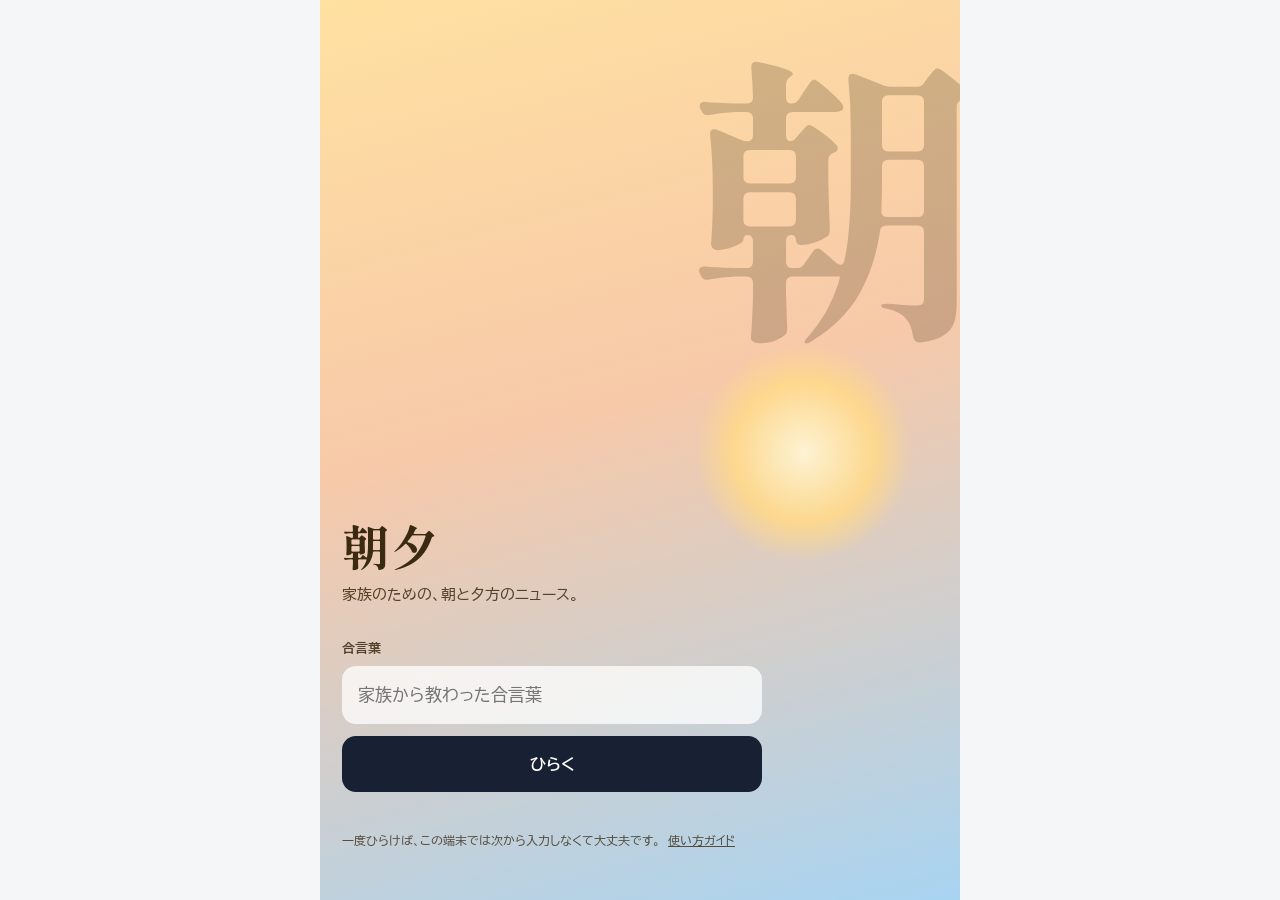
<file: index.html>
<!DOCTYPE html>
<html lang="ja">
<head>
<meta charset="utf-8">
<meta name="viewport" content="width=device-width, initial-scale=1, viewport-fit=cover">
<meta name="theme-color" content="#182033">
<meta name="apple-mobile-web-app-capable" content="yes">
<meta name="mobile-web-app-capable" content="yes">
<meta name="apple-mobile-web-app-status-bar-style" content="black-translucent">
<meta name="apple-mobile-web-app-title" content="朝夕">
<title>朝夕</title>
<meta name="robots" content="noindex, nofollow, noarchive">
<meta name="referrer" content="no-referrer">
<meta name="description" content="朝と夕方に届く、家族のためのニュース">
<meta property="og:title" content="朝夕">
<meta property="og:description" content="朝と夕方に届く、家族のためのニュース。合言葉でひらきます。">
<meta property="og:image" content="https://wtmt18.github.io/asayu-news/icons/icon-512.png">
<link rel="manifest" href="manifest.webmanifest">
<link rel="icon" href="icons/icon-192.png">
<link rel="apple-touch-icon" href="icons/apple-touch-icon.png">
<link rel="preconnect" href="https://fonts.googleapis.com">
<link rel="preconnect" href="https://fonts.gstatic.com" crossorigin>
<link href="https://fonts.googleapis.com/css2?family=Shippori+Mincho+B1:wght@600;800&family=BIZ+UDPGothic:wght@400;700&display=swap" rel="stylesheet">
<link rel="stylesheet" href="style.css">
</head>
<body>
<div id="app">
  <main id="view" tabindex="-1"><div class="loading" aria-live="polite">ひらいています</div></main>
</div>
<nav class="tabs" aria-label="メニュー">
  <a href="#" data-tab="home"><svg viewBox="0 0 24 24" aria-hidden="true"><path d="M4 11.5 12 5l8 6.5V20a1 1 0 0 1-1 1h-4.5v-5.5h-5V21H5a1 1 0 0 1-1-1z"/></svg><span>ホーム</span></a>
  <a href="#market" data-tab="market"><svg viewBox="0 0 24 24" aria-hidden="true"><path d="M4 19h16"/><path d="m5 15 4.5-4.5 3.5 3 6-6.5"/><path d="M15 7h4v4"/></svg><span>マーケット</span></a>
  <a href="#weather" data-tab="weather"><svg viewBox="0 0 24 24" aria-hidden="true"><circle cx="9" cy="8" r="3.2"/><path d="M9 2.5v1.2M3.5 8H4.7M5.1 4.1l.9.9M12.9 4.1l-.9.9"/><path d="M7.5 19.5h9.2a3.6 3.6 0 0 0 .3-7.2 4.8 4.8 0 0 0-9.1 1.3 3 3 0 0 0-.4 5.9z"/></svg><span>天気</span></a>
  <a href="#search" data-tab="search"><svg viewBox="0 0 24 24" aria-hidden="true"><circle cx="10.5" cy="10.5" r="6"/><path d="m15 15 5 5"/></svg><span>さがす</span></a>
  <a href="#notify" data-tab="notify"><svg viewBox="0 0 24 24" aria-hidden="true"><path d="M6 16V11a6 6 0 0 1 12 0v5l1.5 2h-15z"/><path d="M10 20.5a2 2 0 0 0 4 0"/></svg><span>設定</span></a>
</nav>
<script src="config.js"></script>
<script src="app.js"></script>
</body>
</html>
</file>
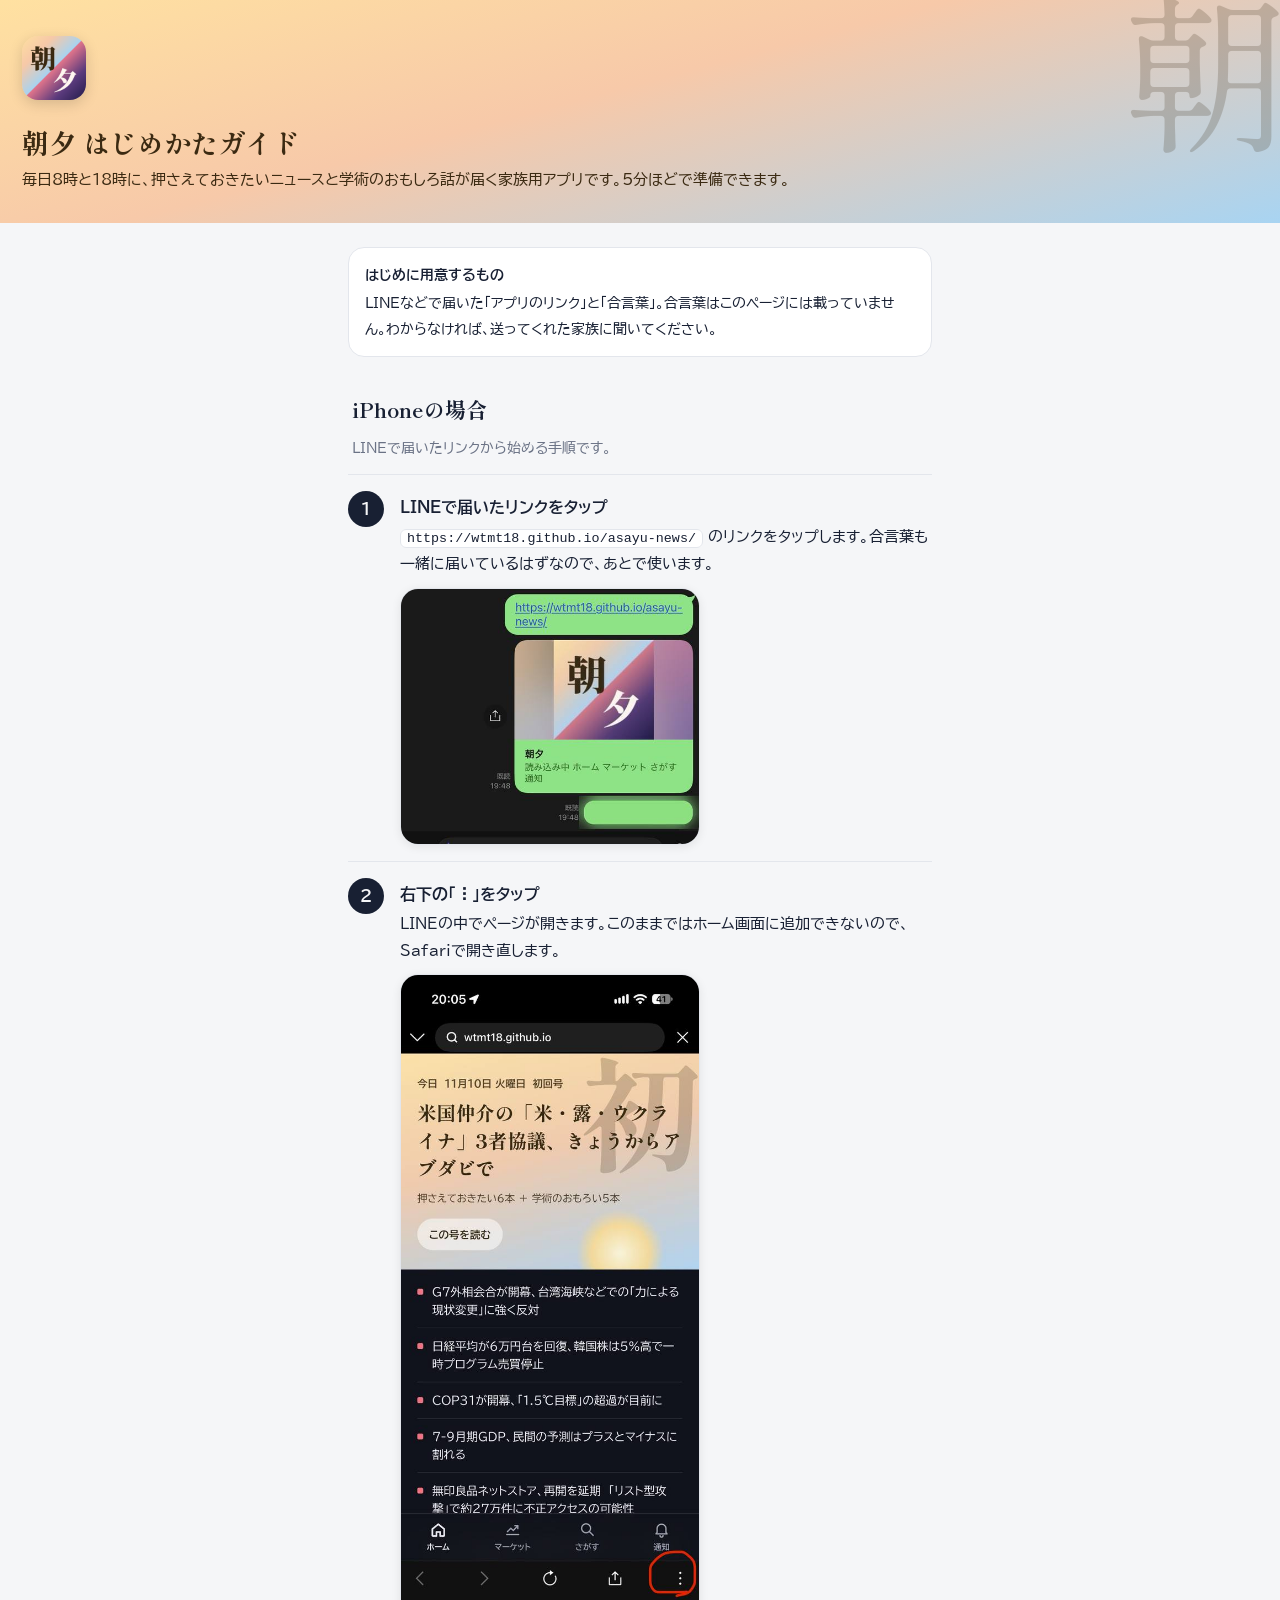
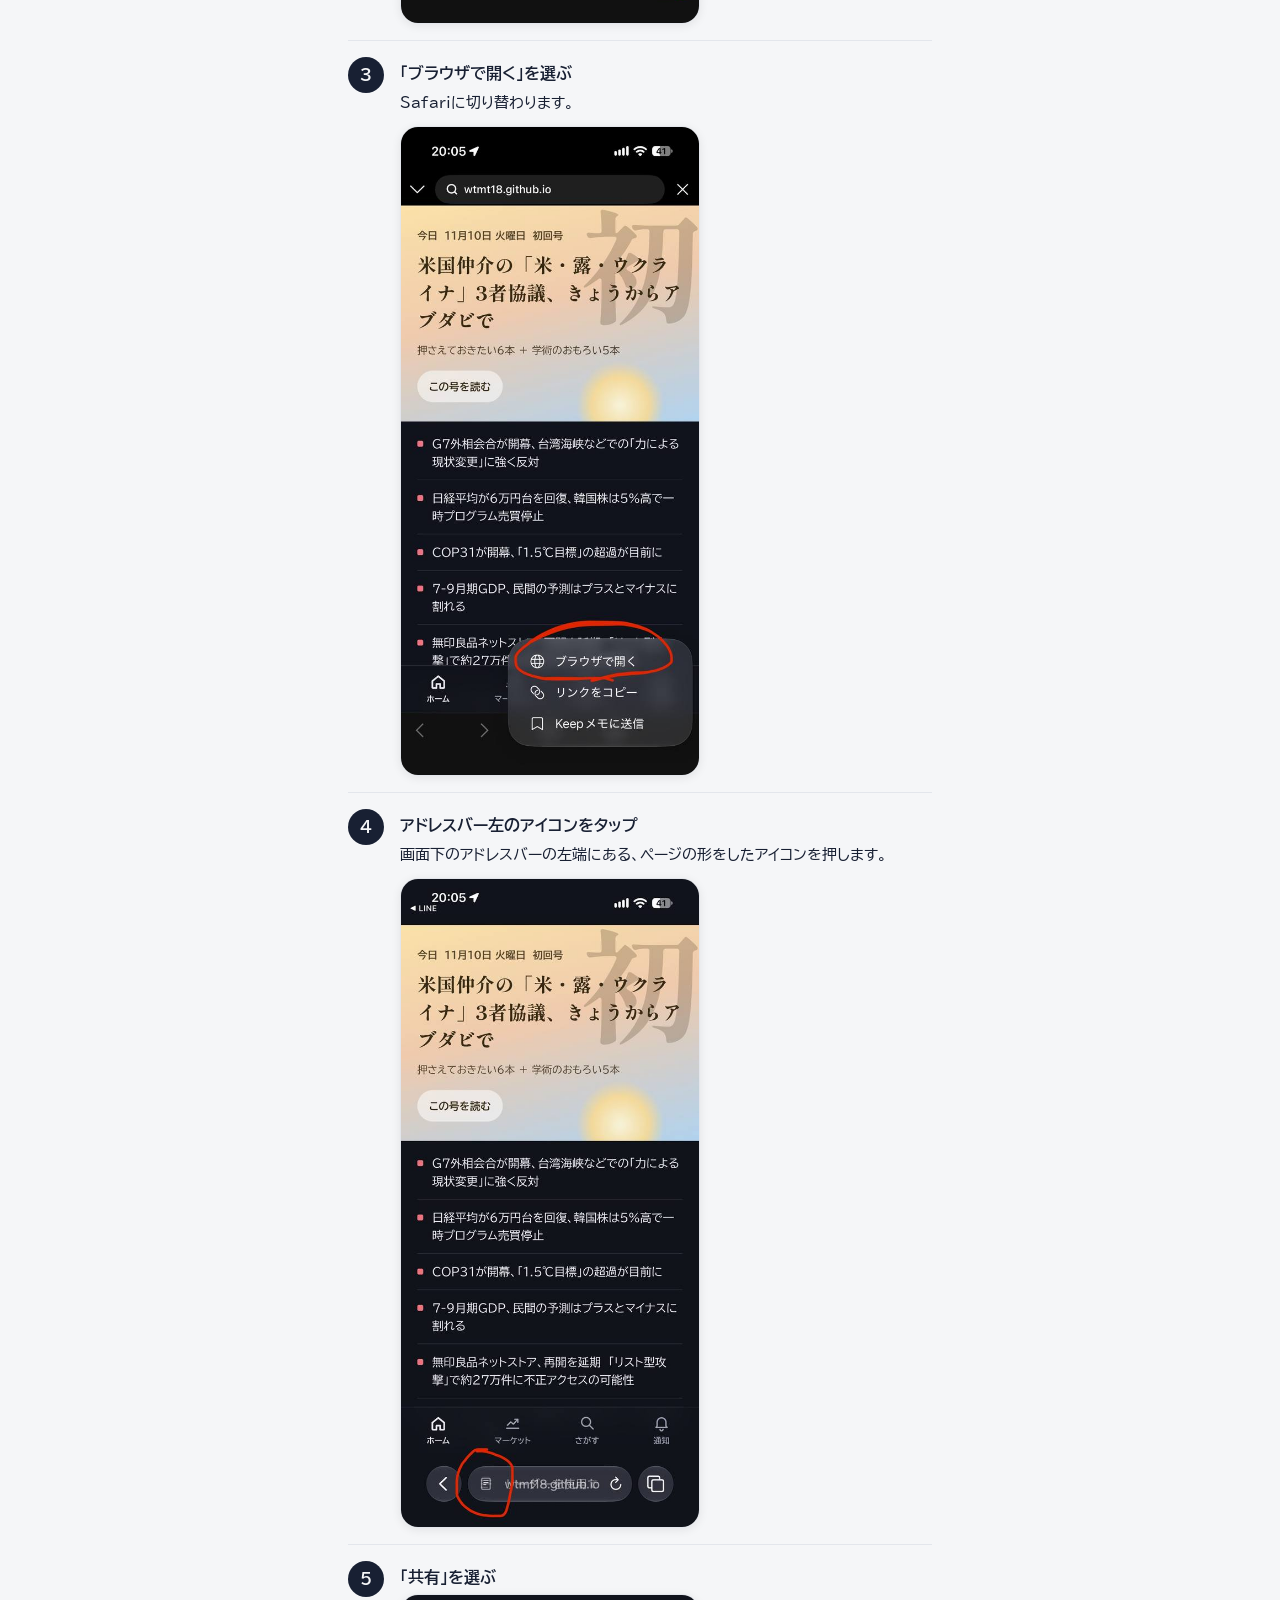
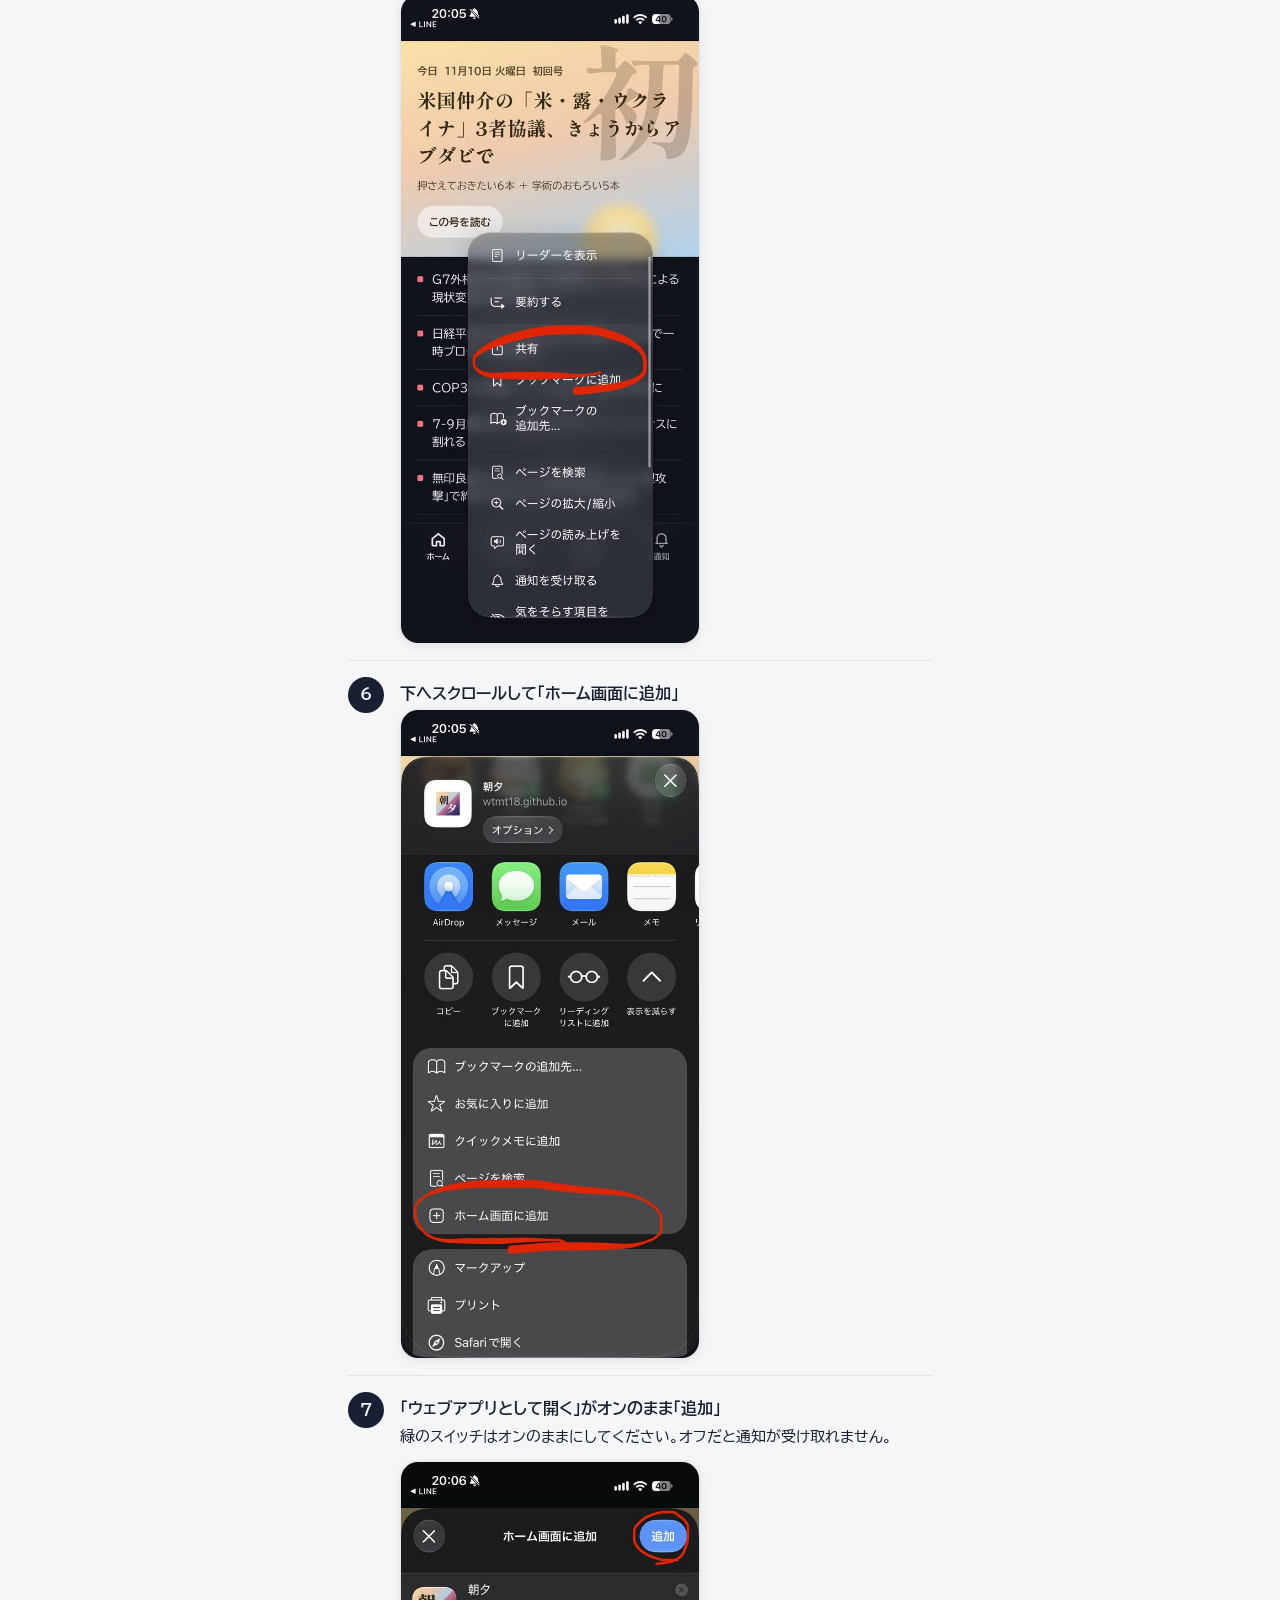
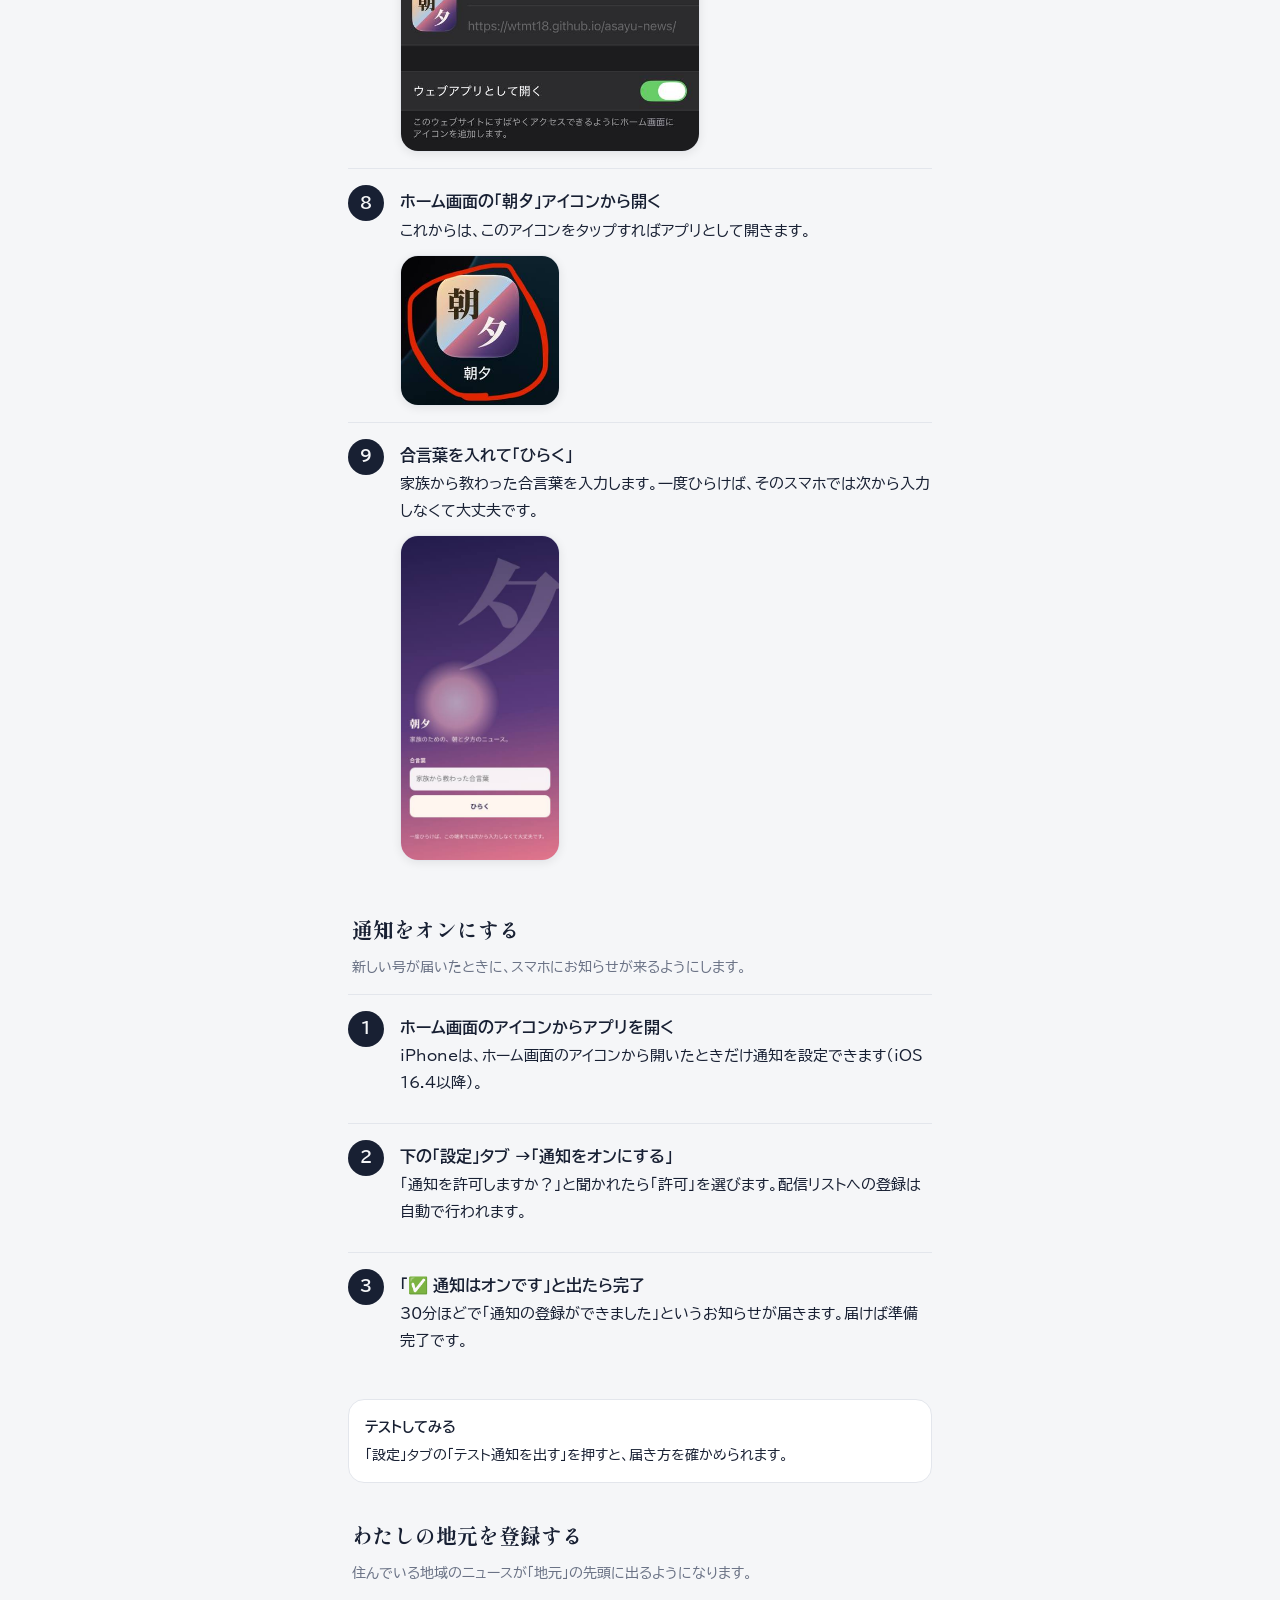
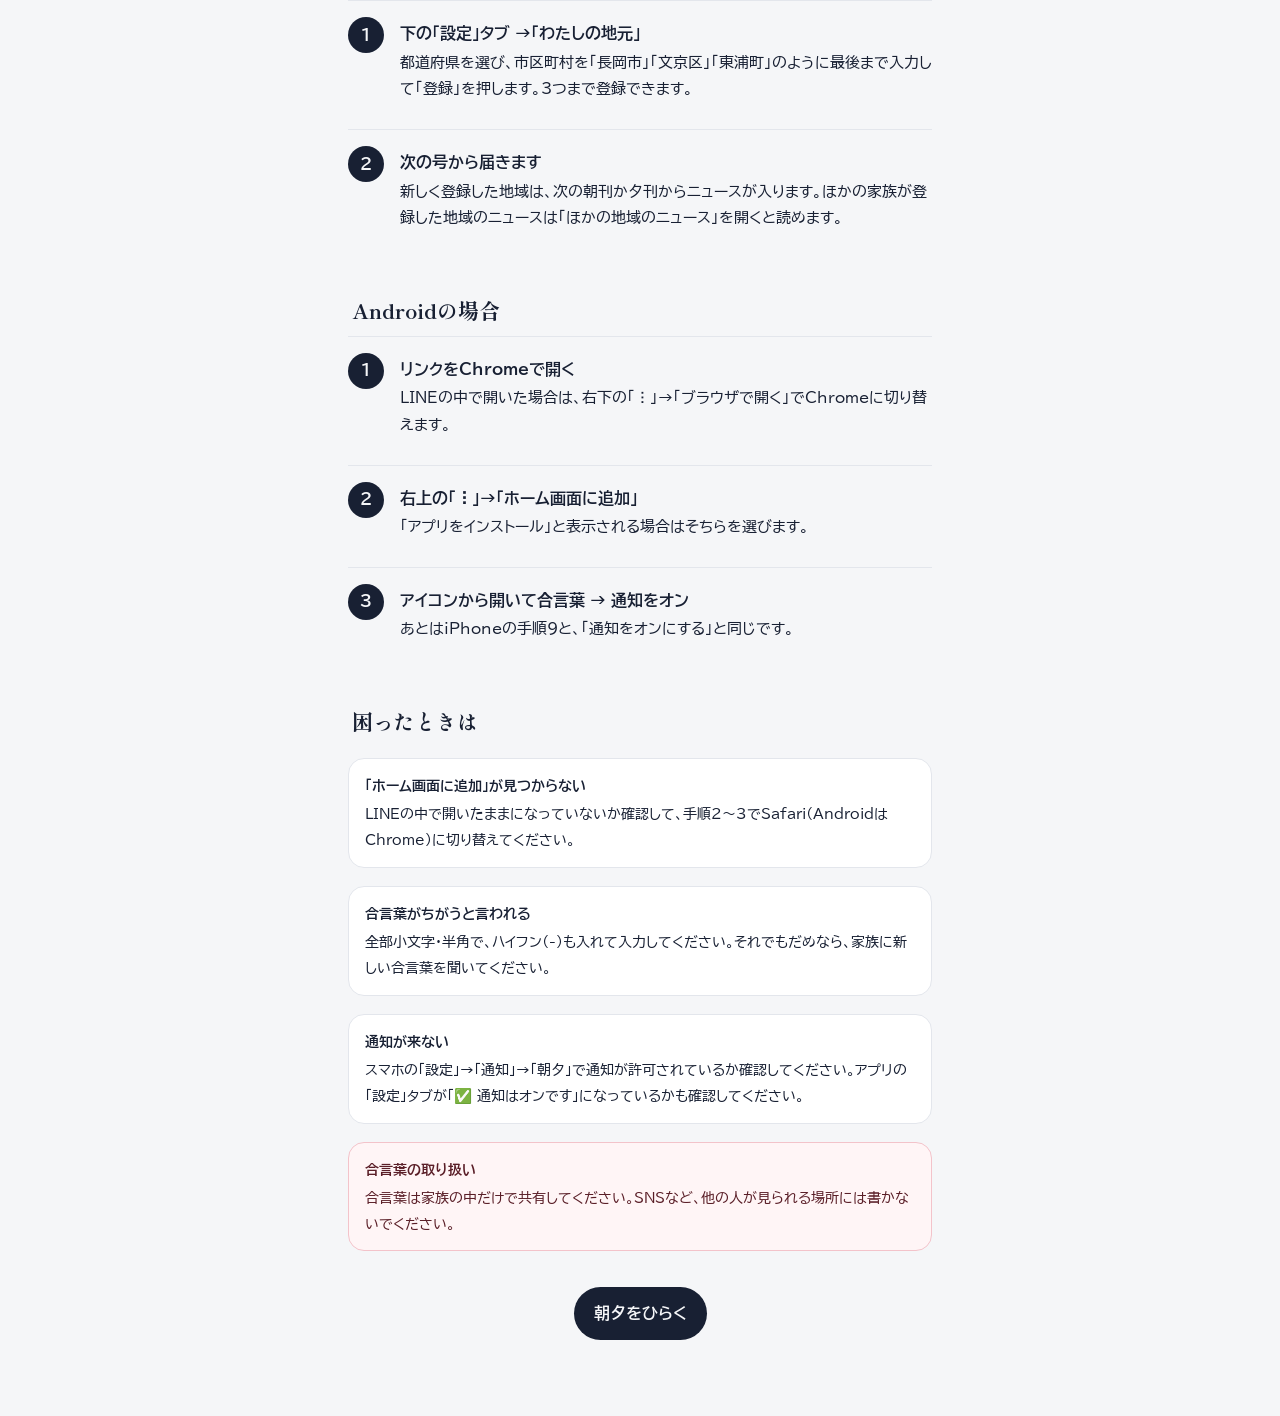
<file: guide.html>
<!DOCTYPE html>
<html lang="ja">
<head>
<meta charset="utf-8">
<meta name="viewport" content="width=device-width, initial-scale=1">
<meta name="robots" content="noindex, nofollow">
<meta name="theme-color" content="#182033">
<title>朝夕 はじめかたガイド</title>
<meta property="og:title" content="朝夕 はじめかたガイド">
<meta property="og:description" content="スマホのホーム画面に「朝夕」を追加して、朝と夕方のニュースを受け取るまでの手順です。">
<meta property="og:image" content="https://wtmt18.github.io/asayu-news/icons/icon-512.png">
<link rel="icon" href="icons/icon-192.png">
<link href="https://fonts.googleapis.com/css2?family=Shippori+Mincho+B1:wght@800&family=BIZ+UDPGothic:wght@400;700&display=swap" rel="stylesheet">
<style>
:root{--paper:#f5f6f8;--surface:#fff;--ink:#182033;--muted:#6a7285;--rule:#e3e6ec;--must:#d1495b;--sci:#1f8a8a;
  --serif:"Shippori Mincho B1","Hiragino Mincho ProN",serif;--sans:"BIZ UDPGothic","Hiragino Sans",system-ui,sans-serif}
@media (prefers-color-scheme:dark){:root{--paper:#10131c;--surface:#181c27;--ink:#e9ebf1;--muted:#9aa1b2;--rule:#262b38}}
*{box-sizing:border-box}
body{margin:0;background:var(--paper);color:var(--ink);font-family:var(--sans);line-height:1.8;-webkit-font-smoothing:antialiased}
.hero{background:linear-gradient(165deg,#ffe1a1 0%,#f7c9a9 45%,#a8d4f2 100%);color:#3b2a12;padding:36px 22px 30px;position:relative;overflow:hidden}
.hero .k{position:absolute;right:-10px;top:-20px;font-family:var(--serif);font-size:170px;line-height:1;opacity:.2}
.hero img{width:64px;height:64px;border-radius:16px;box-shadow:0 4px 14px rgba(0,0,0,.15);position:relative}
.hero h1{font-family:var(--serif);font-size:1.7rem;line-height:1.4;margin:14px 0 6px;position:relative}
.hero p{margin:0;font-size:.92rem;position:relative}
main{max-width:620px;margin:0 auto;padding:6px 18px 60px}
h2{font-family:var(--serif);font-size:1.3rem;margin:34px 4px 6px}
.lead{color:var(--muted);font-size:.9rem;margin:0 4px 14px}
.step{display:grid;grid-template-columns:40px 1fr;gap:12px;padding:16px 0;border-top:1px solid var(--rule)}
.num{width:36px;height:36px;border-radius:50%;background:var(--ink);color:var(--paper);display:grid;place-items:center;font-weight:700;font-size:1rem}
.step h3{margin:4px 0 4px;font-size:1.02rem;line-height:1.5}
.step p{margin:0 0 10px;font-size:.93rem}
.shot{display:block;width:100%;max-width:300px;border-radius:18px;border:1px solid var(--rule);box-shadow:0 2px 10px rgba(0,0,0,.08)}
.shot.small{max-width:160px}
.note{margin:18px 0;padding:14px 16px;border-radius:16px;background:var(--surface);border:1px solid var(--rule);font-size:.9rem}
.note b{display:block;margin-bottom:2px}
.warn{border-color:#f3c3ca;background:#fff5f6;color:#5a1e27}
@media (prefers-color-scheme:dark){.warn{background:#2a1a1e;color:#f6d5da;border-color:#5a2a33}}
code{font-size:.9em;background:var(--surface);border:1px solid var(--rule);border-radius:6px;padding:1px 6px}
a{color:var(--sci)}
.btn{display:inline-block;margin-top:6px;padding:12px 20px;border-radius:999px;background:var(--ink);color:var(--paper);text-decoration:none;font-weight:700}
</style>
</head>
<body>
<header class="hero">
  <div class="k" aria-hidden="true">朝</div>
  <img src="icons/icon-192.png" alt="">
  <h1>朝夕 はじめかたガイド</h1>
  <p>毎日8時と18時に、押さえておきたいニュースと学術のおもしろ話が届く家族用アプリです。5分ほどで準備できます。</p>
</header>
<main>

<div class="note"><b>はじめに用意するもの</b>LINEなどで届いた「アプリのリンク」と「合言葉」。合言葉はこのページには載っていません。わからなければ、送ってくれた家族に聞いてください。</div>

<h2>iPhoneの場合</h2>
<p class="lead">LINEで届いたリンクから始める手順です。</p>

<div class="step"><div class="num">1</div><div>
  <h3>LINEで届いたリンクをタップ</h3>
  <p><code>https://wtmt18.github.io/asayu-news/</code> のリンクをタップします。合言葉も一緒に届いているはずなので、あとで使います。</p>
  <img class="shot" src="guide/01-line.jpg" alt="LINEのトークにアプリのリンクが届いている画面" loading="lazy">
</div></div>

<div class="step"><div class="num">2</div><div>
  <h3>右下の「︙」をタップ</h3>
  <p>LINEの中でページが開きます。このままではホーム画面に追加できないので、Safariで開き直します。</p>
  <img class="shot" src="guide/02-menu.jpg" alt="LINE内ブラウザの右下にある縦の三点メニュー" loading="lazy">
</div></div>

<div class="step"><div class="num">3</div><div>
  <h3>「ブラウザで開く」を選ぶ</h3>
  <p>Safariに切り替わります。</p>
  <img class="shot" src="guide/03-open-browser.jpg" alt="メニューの「ブラウザで開く」" loading="lazy">
</div></div>

<div class="step"><div class="num">4</div><div>
  <h3>アドレスバー左のアイコンをタップ</h3>
  <p>画面下のアドレスバーの左端にある、ページの形をしたアイコンを押します。</p>
  <img class="shot" src="guide/04-safari-icon.jpg" alt="Safariのアドレスバー左端のアイコン" loading="lazy">
</div></div>

<div class="step"><div class="num">5</div><div>
  <h3>「共有」を選ぶ</h3>
  <img class="shot" src="guide/05-share.jpg" alt="メニューの「共有」" loading="lazy">
</div></div>

<div class="step"><div class="num">6</div><div>
  <h3>下へスクロールして「ホーム画面に追加」</h3>
  <img class="shot" src="guide/06-add-home.jpg" alt="共有メニューの「ホーム画面に追加」" loading="lazy">
</div></div>

<div class="step"><div class="num">7</div><div>
  <h3>「ウェブアプリとして開く」がオンのまま「追加」</h3>
  <p>緑のスイッチはオンのままにしてください。オフだと通知が受け取れません。</p>
  <img class="shot" src="guide/07-add.jpg" alt="ホーム画面に追加の確認画面で右上の「追加」" loading="lazy">
</div></div>

<div class="step"><div class="num">8</div><div>
  <h3>ホーム画面の「朝夕」アイコンから開く</h3>
  <p>これからは、このアイコンをタップすればアプリとして開きます。</p>
  <img class="shot small" src="guide/08-icon.jpg" alt="ホーム画面に追加された朝夕のアイコン" loading="lazy">
</div></div>

<div class="step"><div class="num">9</div><div>
  <h3>合言葉を入れて「ひらく」</h3>
  <p>家族から教わった合言葉を入力します。一度ひらけば、そのスマホでは次から入力しなくて大丈夫です。</p>
  <img class="shot small" src="guide/09-lock.jpg" alt="合言葉を入力する画面" loading="lazy">
</div></div>

<h2>通知をオンにする</h2>
<p class="lead">新しい号が届いたときに、スマホにお知らせが来るようにします。</p>

<div class="step"><div class="num">1</div><div>
  <h3>ホーム画面のアイコンからアプリを開く</h3>
  <p>iPhoneは、ホーム画面のアイコンから開いたときだけ通知を設定できます（iOS 16.4以降）。</p>
</div></div>
<div class="step"><div class="num">2</div><div>
  <h3>下の「設定」タブ →「通知をオンにする」</h3>
  <p>「通知を許可しますか？」と聞かれたら「許可」を選びます。配信リストへの登録は自動で行われます。</p>
</div></div>
<div class="step"><div class="num">3</div><div>
  <h3>「✅ 通知はオンです」と出たら完了</h3>
  <p>30分ほどで「通知の登録ができました」というお知らせが届きます。届けば準備完了です。</p>
</div></div>

<div class="note"><b>テストしてみる</b>「設定」タブの「テスト通知を出す」を押すと、届き方を確かめられます。</div>

<h2>わたしの地元を登録する</h2>
<p class="lead">住んでいる地域のニュースが「地元」の先頭に出るようになります。</p>
<div class="step"><div class="num">1</div><div>
  <h3>下の「設定」タブ →「わたしの地元」</h3>
  <p>都道府県を選び、市区町村を「長岡市」「文京区」「東浦町」のように最後まで入力して「登録」を押します。3つまで登録できます。</p>
</div></div>
<div class="step"><div class="num">2</div><div>
  <h3>次の号から届きます</h3>
  <p>新しく登録した地域は、次の朝刊か夕刊からニュースが入ります。ほかの家族が登録した地域のニュースは「ほかの地域のニュース」を開くと読めます。</p>
</div></div>

<h2>Androidの場合</h2>
<div class="step"><div class="num">1</div><div>
  <h3>リンクをChromeで開く</h3>
  <p>LINEの中で開いた場合は、右下の「︙」→「ブラウザで開く」でChromeに切り替えます。</p>
</div></div>
<div class="step"><div class="num">2</div><div>
  <h3>右上の「︙」→「ホーム画面に追加」</h3>
  <p>「アプリをインストール」と表示される場合はそちらを選びます。</p>
</div></div>
<div class="step"><div class="num">3</div><div>
  <h3>アイコンから開いて合言葉 → 通知をオン</h3>
  <p>あとはiPhoneの手順9と、「通知をオンにする」と同じです。</p>
</div></div>

<h2>困ったときは</h2>
<div class="note"><b>「ホーム画面に追加」が見つからない</b>LINEの中で開いたままになっていないか確認して、手順2〜3でSafari（AndroidはChrome）に切り替えてください。</div>
<div class="note"><b>合言葉がちがうと言われる</b>全部小文字・半角で、ハイフン（-）も入れて入力してください。それでもだめなら、家族に新しい合言葉を聞いてください。</div>
<div class="note"><b>通知が来ない</b>スマホの「設定」→「通知」→「朝夕」で通知が許可されているか確認してください。アプリの「設定」タブが「✅ 通知はオンです」になっているかも確認してください。</div>
<div class="note warn"><b>合言葉の取り扱い</b>合言葉は家族の中だけで共有してください。SNSなど、他の人が見られる場所には書かないでください。</div>

<p style="text-align:center;margin-top:30px"><a class="btn" href="./">朝夕をひらく</a></p>
</main>
</body>
</html>
</file>
<file: style.css>
:root{
  --paper:#f5f6f8; --surface:#ffffff; --ink:#182033; --muted:#6a7285; --rule:#e3e6ec;
  --must:#d1495b; --sci:#1f8a8a;
  --dawn-a:#ffe1a1; --dawn-b:#f7c9a9; --dawn-c:#a8d4f2; --dawn-ink:#3b2a12;
  --dusk-a:#221c4a; --dusk-b:#5b3b7d; --dusk-c:#e3768c; --dusk-ink:#fff6f0;
  --serif:"Shippori Mincho B1","Hiragino Mincho ProN","Yu Mincho",serif;
  --sans:"BIZ UDPGothic","Hiragino Sans","Noto Sans JP",system-ui,sans-serif;
  --tabh:64px;
}
@media (prefers-color-scheme:dark){
  :root{--paper:#10131c;--surface:#181c27;--ink:#e9ebf1;--muted:#9aa1b2;--rule:#262b38;--must:#ff6b7d;--sci:#4fc6c0}
}
*{box-sizing:border-box}
html{-webkit-text-size-adjust:100%}
body{margin:0;background:var(--paper);color:var(--ink);font-family:var(--sans);font-size:16px;line-height:1.75;
  -webkit-font-smoothing:antialiased;padding-bottom:calc(var(--tabh) + env(safe-area-inset-bottom))}
a{color:inherit}
button{font:inherit;color:inherit;cursor:pointer;background:none;border:0;padding:0}
:focus-visible{outline:2.5px solid var(--sci);outline-offset:2px;border-radius:6px}
main{max-width:640px;margin:0 auto;outline:none}
.loading{padding:40vh 0 0;text-align:center;color:var(--muted);font-size:.9rem}

/* ---------- sky (the one bold element) ---------- */
.sky{position:relative;overflow:hidden;color:var(--dawn-ink);
  background:linear-gradient(165deg,var(--dawn-a) 0%,var(--dawn-b) 45%,var(--dawn-c) 100%);
  padding:calc(28px + env(safe-area-inset-top)) 22px 26px}
.sky.pm{color:var(--dusk-ink);background:linear-gradient(170deg,var(--dusk-a) 0%,var(--dusk-b) 55%,var(--dusk-c) 100%)}
.sky .kanji{position:absolute;right:-6px;top:calc(-10px + env(safe-area-inset-top));font-family:var(--serif);font-weight:800;
  font-size:168px;line-height:1;opacity:.22;pointer-events:none;user-select:none}
.sky.pm .kanji{opacity:.2}
.sky .sun{position:absolute;right:46px;bottom:-38px;width:120px;height:120px;border-radius:50%;
  background:radial-gradient(circle,#fff7d6 0%,#ffd98a 45%,rgba(255,217,138,0) 70%);opacity:.9}
.sky.pm .sun{background:radial-gradient(circle,#fff3f0 0%,#f6b7c2 40%,rgba(246,183,194,0) 70%);right:auto;left:30px;bottom:-60px;opacity:.55}
.sky .when{position:relative;font-size:.86rem;font-weight:700;opacity:.85}
.sky h1{position:relative;font-family:var(--serif);font-weight:800;font-size:1.62rem;line-height:1.45;margin:8px 0 0;max-width:22em;letter-spacing:.01em}
.sky .lead{position:relative;font-size:.86rem;margin:10px 0 0;opacity:.85}
.sky .open{position:relative;display:inline-flex;align-items:center;gap:6px;margin-top:16px;padding:9px 16px;border-radius:999px;
  background:rgba(255,255,255,.55);color:var(--dawn-ink);font-weight:700;font-size:.88rem;text-decoration:none;backdrop-filter:blur(6px);-webkit-backdrop-filter:blur(6px)}
.sky.pm .open{background:rgba(255,255,255,.16);color:var(--dusk-ink)}
@media (prefers-reduced-motion:no-preference){
  .sky.reveal .kanji{animation:rise 1.2s cubic-bezier(.2,.7,.2,1) both}
  .sky.reveal .sun{animation:glow 1.6s ease-out both}
}
@keyframes rise{from{transform:translateY(40px);opacity:0}}
@keyframes glow{from{transform:translateY(30px);opacity:0}}

/* compact sky for edition pages */
.sky.mini{padding:calc(14px + env(safe-area-inset-top)) 18px 20px}
.sky.mini .kanji{font-size:120px}
.sky.mini h1{font-size:1.35rem}
.back{position:relative;display:inline-flex;align-items:center;gap:4px;font-size:.86rem;font-weight:700;text-decoration:none;
  padding:6px 12px 6px 8px;border-radius:999px;background:rgba(255,255,255,.45);margin-bottom:12px}
.sky.pm .back{background:rgba(255,255,255,.14)}
.back svg{width:16px;height:16px;stroke:currentColor;fill:none;stroke-width:2.4}

/* ---------- home ---------- */
.contents{padding:6px 22px 0}
.contents a{display:flex;gap:12px;align-items:baseline;text-decoration:none;padding:12px 0;border-bottom:1px solid var(--rule)}
.contents a:last-child{border-bottom:0}
.mark{flex:none;width:8px;height:8px;border-radius:2px;background:var(--must);transform:translateY(-2px)}
.mark.sci{background:var(--sci);border-radius:50%}
.contents span.t{font-size:.97rem;line-height:1.55}
.section-h{font-family:var(--serif);font-weight:800;font-size:1.15rem;margin:34px 22px 6px;display:flex;align-items:baseline;gap:10px}
.section-h small{font-family:var(--sans);font-weight:400;font-size:.8rem;color:var(--muted)}
.day{margin:20px 22px 4px;font-size:.8rem;color:var(--muted);font-weight:700}
.issue{display:grid;grid-template-columns:44px 1fr auto;gap:12px;align-items:center;margin:0 14px;padding:12px 8px;
  text-decoration:none;border-radius:14px}
.issue:active{background:var(--surface)}
.issue .k{width:44px;height:44px;border-radius:12px;display:grid;place-items:center;font-family:var(--serif);font-weight:800;font-size:1.25rem;
  color:var(--dawn-ink);background:linear-gradient(160deg,var(--dawn-a),var(--dawn-c))}
.issue .k.pm{color:var(--dusk-ink);background:linear-gradient(160deg,var(--dusk-a),var(--dusk-c))}
.issue .k.other{color:var(--ink);background:var(--rule)}
.issue .h{font-size:.93rem;line-height:1.5;display:-webkit-box;-webkit-line-clamp:2;-webkit-box-orient:vertical;overflow:hidden}
.issue .m{font-size:.75rem;color:var(--muted);margin-top:2px}
.issue .dot{width:8px;height:8px;border-radius:50%;background:var(--must)}
.issue .dot.read{background:transparent}

/* ---------- edition ---------- */
.seg{display:flex;gap:4px;margin:16px 18px 4px;padding:4px;border-radius:12px;background:var(--surface);border:1px solid var(--rule)}
.seg button{flex:1;padding:7px 0;border-radius:9px;font-size:.84rem;color:var(--muted);font-weight:700}
.seg button[aria-pressed="true"]{background:var(--ink);color:var(--paper)}
.group{font-family:var(--serif);font-weight:800;font-size:1.2rem;margin:30px 22px 2px}
.group.must{color:var(--must)} .group.sci{color:var(--sci)}
.story{padding:18px 22px 22px;border-bottom:1px solid var(--rule)}
.story:last-of-type{border-bottom:0}
.story .ill{margin:0 0 14px;border-radius:18px;overflow:hidden;background:#fdf1ee}
.story.sci .ill{background:#e9f5f4}
@media (prefers-color-scheme:dark){.story .ill{background:#f3ece9}.story.sci .ill{background:#e4f1f0}}
.story .ill svg{display:block;width:100%;height:auto}
.story .tag{font-size:.78rem;font-weight:700;color:var(--must)}
.story.sci .tag{color:var(--sci)}
.story h2{font-family:var(--serif);font-weight:800;font-size:1.28rem;line-height:1.55;margin:4px 0 10px;letter-spacing:.01em}
.story p.sum{margin:0 0 12px;font-size:.98rem}
.story .point{display:flex;gap:10px;font-size:.9rem;line-height:1.65;margin:0 0 12px;padding:12px 14px;border-radius:14px;background:var(--surface);border:1px solid var(--rule)}
.story .src{font-size:.78rem;color:var(--muted)}
.story .src a{color:var(--muted);text-underline-offset:3px}
.foot{text-align:center;color:var(--muted);font-size:.78rem;padding:30px 22px 10px}

/* ---------- search / notify ---------- */
.plain-h{font-family:var(--serif);font-weight:800;font-size:1.6rem;margin:0;padding:calc(30px + env(safe-area-inset-top)) 22px 4px}
.plain-p{color:var(--muted);font-size:.9rem;margin:4px 22px 16px}
.field{display:block;width:calc(100% - 36px);margin:0 18px 12px;padding:13px 16px;border-radius:14px;border:1px solid var(--rule);
  background:var(--surface);color:var(--ink);font:inherit;font-size:1rem}
.hit{display:block;text-decoration:none;padding:13px 22px;border-bottom:1px solid var(--rule)}
.hit small{display:block;color:var(--muted);font-size:.76rem}
.empty{color:var(--muted);text-align:center;padding:40px 22px;font-size:.92rem}
.panel{margin:0 18px 14px;padding:16px 18px;border-radius:18px;background:var(--surface);border:1px solid var(--rule)}
.panel h3{margin:0 0 6px;font-size:1rem}
.panel p{margin:0 0 10px;font-size:.9rem;color:var(--muted)}
.panel ol{margin:0;padding-left:1.3em;font-size:.9rem}
.btn{display:inline-block;padding:12px 20px;border-radius:999px;background:var(--ink);color:var(--paper);font-weight:700;font-size:.95rem}
.btn.ghost{background:transparent;color:var(--ink);border:1.5px solid var(--ink)}
.btn:disabled{opacity:.4}
.status{font-size:.88rem;margin-top:10px}
.status.ok{color:var(--sci)} .status.ng{color:var(--must)}
textarea.code{width:100%;height:110px;margin:10px 0;padding:10px;border-radius:10px;border:1px solid var(--rule);background:var(--paper);color:var(--ink);font-size:.72rem;font-family:ui-monospace,Menlo,monospace}

/* ---------- tab bar ---------- */
.tabs{position:fixed;left:0;right:0;bottom:0;z-index:10;display:flex;justify-content:space-around;
  height:calc(var(--tabh) + env(safe-area-inset-bottom));padding-bottom:env(safe-area-inset-bottom);
  background:color-mix(in srgb,var(--paper) 86%,transparent);backdrop-filter:blur(14px);-webkit-backdrop-filter:blur(14px);border-top:1px solid var(--rule)}
.tabs a{flex:1;display:flex;flex-direction:column;align-items:center;justify-content:center;gap:2px;text-decoration:none;color:var(--muted);font-size:.68rem;font-weight:700}
.tabs svg{width:24px;height:24px;fill:none;stroke:currentColor;stroke-width:1.8;stroke-linejoin:round;stroke-linecap:round}
.tabs a[aria-current="page"]{color:var(--ink)}
.tabs a[aria-current="page"] svg{stroke-width:2.3}

/* ---------- lock screen ---------- */
body.locked{padding-bottom:0}
body.locked .tabs{display:none}
.sky.lock{min-height:100vh;min-height:100dvh;display:flex;align-items:flex-end;padding-bottom:calc(48px + env(safe-area-inset-bottom))}
.sky.lock .kanji{font-size:300px;top:calc(4vh + env(safe-area-inset-top));right:-24px}
.sky.lock .sun{width:220px;height:220px;bottom:auto;top:38%}
.lock-in{position:relative;width:100%;max-width:420px}
.sky h1.lock-title{font-family:var(--serif);font-weight:800;font-size:3rem;line-height:1.1;margin:0}
.sky.lock .lead{font-size:.95rem;margin:10px 0 28px}
.sky.lock label{display:block;font-size:.84rem;font-weight:700;margin-bottom:6px;opacity:.85}
.sky.lock input{width:100%;padding:14px 16px;border-radius:14px;border:0;font:inherit;font-size:1.05rem;
  background:rgba(255,255,255,.75);color:#182033}
.sky.pm.lock input{background:rgba(255,255,255,.92)}
.unlock{display:block;width:100%;margin-top:12px;padding:14px;border-radius:14px;background:#182033;color:#fff;font-weight:700;font-size:1rem}
.sky.pm .unlock{background:#fff6f0;color:#221c4a}
.unlock:disabled{opacity:.6}
.lock-msg{min-height:1.6em;margin:10px 0 0;font-size:.88rem;font-weight:700}
.lock-note{font-size:.78rem;opacity:.8;margin:6px 0 0}

/* ---------- market ---------- */
.sky.mkt{color:#eef2fa;background:linear-gradient(160deg,#141a2b 0%,#22304f 55%,#2f5a6b 100%)}
.sky.mkt .kanji{opacity:.12}
.sky.mkt .back{background:rgba(255,255,255,.14)}
.mk-sec{padding:4px 22px 6px}
.mk-h{font-family:var(--serif);font-weight:800;font-size:1.15rem;margin:26px 0 10px}
.mk-h.big{font-size:1.35rem;margin:34px 22px 4px}
.mk-sum{margin:0 0 12px;font-size:.97rem}
.ill.flow{margin:0 0 14px;border-radius:18px;overflow:hidden;background:#f7f8fb}
.ill.flow svg,.theme .ill svg{display:block;width:100%;height:auto}
.flowpts{list-style:none;margin:0;padding:0}
.flowpts li{display:flex;gap:12px;padding:12px 0;border-top:1px solid var(--rule)}
.flowpts .ic{font-size:1.3rem;line-height:1.4}
.flowpts b{display:block;font-size:.95rem}
.flowpts p{margin:2px 0 0;font-size:.9rem;color:var(--muted);line-height:1.65}
.nums{display:grid;grid-template-columns:1fr 1fr;gap:10px}
.num{display:flex;flex-direction:column;gap:2px;padding:12px 14px;border-radius:14px;background:var(--surface);border:1px solid var(--rule)}
.nl{font-size:.74rem;color:var(--muted);font-weight:700}
.nv{font-family:var(--serif);font-weight:800;font-size:1.15rem;line-height:1.35}
.nn{font-size:.78rem}
.ns{font-size:.66rem;color:var(--muted)}
.theme{padding:18px 22px 6px;border-top:1px solid var(--rule);margin-top:10px}
.theme h3{font-family:var(--serif);font-weight:800;font-size:1.2rem;line-height:1.5;margin:0 0 8px}
.theme .ill{margin:0 0 14px;border-radius:18px;overflow:hidden;background:#f7f8fb}
.stage,.leaders{font-size:.85rem;margin:0 0 12px;line-height:1.6}
.stage span,.leaders span{display:inline-block;font-size:.72rem;font-weight:700;padding:1px 8px;border-radius:6px;margin-right:8px;background:var(--rule);color:var(--ink)}
.leaders span{background:#fde2e6;color:#9c2436}
.picks{display:flex;flex-direction:column;gap:12px;margin:6px 0 14px}
.pick{padding:14px 16px;border-radius:18px;background:var(--surface);border:1px solid var(--rule)}
.pick header{display:flex;align-items:center;gap:10px;flex-wrap:wrap}
.pick h4{margin:0;font-size:1.08rem}
.tk{font-size:.76rem;font-weight:700;padding:2px 9px;border-radius:999px;background:#e7f0ff;color:#1c3f7a;white-space:nowrap}
.tk.jp{background:#ffeef0;color:#9c2436}
.biz{margin:6px 0 10px;font-size:.84rem;color:var(--muted)}
.pick dl{margin:0}
.pick dt{font-size:.76rem;font-weight:700;margin-top:8px;color:var(--muted)}
.pick dt.up{color:var(--sci)} .pick dt.dn{color:var(--must)}
.pick dd{margin:2px 0 0;font-size:.92rem;line-height:1.7}
.pick .src{margin-top:10px;font-size:.76rem;color:var(--muted)}
.pick .src a{color:var(--muted);text-underline-offset:3px}
.caution{margin:20px 18px 6px;padding:16px 18px;border-radius:18px;border:1.5px dashed var(--rule);background:var(--surface)}
.caution h3{margin:0 0 6px;font-size:.95rem}
.caution p{margin:0;font-size:.86rem;color:var(--muted);line-height:1.7}
.issue .k.mk{color:#eef2fa;background:linear-gradient(160deg,#141a2b,#2f5a6b)}
@media (max-width:360px){.tabs a span{font-size:.62rem}}

/* ---------- local news ---------- */
:root{--loc:#b85c00}
@media (prefers-color-scheme:dark){:root{--loc:#ffa94d}}
.group.local{color:var(--loc)}
.area-h{font-size:.95rem;font-weight:700;margin:18px 22px 0;color:var(--loc)}
.story.local .tag{color:var(--loc)}
.story.local .ill{background:#fff4e0}
.mark.local{background:var(--loc);border-radius:2px;transform:translateY(-2px) rotate(45deg)}

/* ---------- my areas ---------- */
.areas{list-style:none;margin:6px 0 12px;padding:0}
.areas li{display:flex;align-items:center;justify-content:space-between;padding:8px 0;border-bottom:1px solid var(--rule);font-size:.95rem}
.areas li.none{color:var(--muted);font-size:.88rem}
.areas .x{font-size:.8rem;color:var(--must);font-weight:700;padding:4px 8px}
.area-form{display:flex;flex-wrap:wrap;gap:8px}
.area-form select,.area-form input{flex:1 1 140px;padding:11px 12px;border-radius:12px;border:1px solid var(--rule);background:var(--paper);color:var(--ink);font:inherit;font-size:1rem}
.area-none{margin:8px 22px 0;font-size:.88rem;color:var(--muted)}
details.others{margin:14px 0 0}
details.others summary{margin:0 22px;padding:12px 16px;border-radius:14px;background:var(--surface);border:1px solid var(--rule);font-weight:700;font-size:.9rem;cursor:pointer;color:var(--loc)}

/* ---------- weather ---------- */
.wx{margin-top:6px}
.group.wxh{color:#1971c2}
.wx-grid{display:grid;grid-template-columns:1fr;gap:10px;padding:0 22px}
@media (min-width:520px){.wx-grid{grid-template-columns:1fr 1fr}}
details.others .wx-grid{margin-top:10px}
.wx-card{background:var(--surface);border:1px solid var(--rule);border-radius:16px;padding:12px 14px}
.wx-top{display:flex;align-items:center;gap:10px}
.wx-ic{font-size:2rem;line-height:1}
.wx-main{flex:1;display:flex;flex-direction:column;line-height:1.4}
.wx-area{font-size:.85rem}
.wx-tel{font-size:.95rem;font-weight:700}
.wx-t{display:flex;flex-direction:column;align-items:flex-end;line-height:1.25;font-family:var(--serif);font-weight:800}
.wx-t .hi{color:#d9480f;font-size:1.15rem}.wx-t .lo{color:#1971c2;font-size:.95rem}
.wx-pops{display:flex;flex-wrap:wrap;gap:6px;align-items:center;margin-top:8px;font-size:.8rem}
.wx-pl{color:var(--muted);font-weight:700;font-size:.72rem}
.wx-pop{background:var(--paper);border-radius:8px;padding:1px 7px}.wx-pop i{font-style:normal;color:var(--muted);margin-right:3px;font-size:.7rem}
.wx-c{margin:8px 0 0;font-size:.85rem;line-height:1.6}
.wx-src{display:inline-block;margin-top:6px;font-size:.75rem;color:var(--muted)}
.wx-note{margin:8px 22px 0;font-size:.7rem;color:var(--muted)}

/* 天気タブ（全国） */
.wn-head{padding:0 0 2px}
.wn-sum{margin:6px 22px 6px;line-height:1.75}
.wn-chips{position:sticky;top:0;z-index:5;display:flex;gap:8px;overflow-x:auto;padding:10px 22px;background:var(--paper);-webkit-overflow-scrolling:touch;scrollbar-width:none}
.wn-chips::-webkit-scrollbar{display:none}
.wn-chips button{flex:none;border:1px solid var(--rule);background:var(--surface);color:var(--ink);border-radius:999px;padding:7px 14px;font:inherit;font-size:.85rem;font-weight:700}
.wn-sec{scroll-margin-top:56px;margin-top:4px}
.wn-grid{display:grid;grid-template-columns:1fr;gap:10px;padding:0 22px}
@media (min-width:560px){.wn-grid{grid-template-columns:1fr 1fr}}
.wn-card{background:var(--surface);border:1px solid var(--rule);border-radius:16px;padding:12px 14px}
.wn-top{display:flex;align-items:flex-start;gap:10px}
.wn-name{flex:1;display:flex;flex-direction:column;line-height:1.45}
.wn-name b{font-size:1.02rem}
.wn-tel{font-size:.88rem;font-weight:700}
.wn-now{display:flex;flex-direction:column;align-items:flex-end;gap:2px}
.wn-t{display:flex;gap:8px;align-items:baseline;font-family:var(--serif);font-weight:800}
.wn-t .hi{color:#d9480f;font-size:1.2rem}.wn-t .lo{color:#1971c2;font-size:.95rem}
.wn-pop{font-size:.8rem;font-weight:700;color:var(--muted)}
.wn-pop.maybe{color:#1971c2}.wn-pop.rain{color:#fff;background:#1971c2;border-radius:6px;padding:0 6px}
.wn-strip{list-style:none;margin:10px 0 2px;padding:0;display:grid;grid-template-columns:repeat(5,1fr);gap:4px;text-align:center}
.wn-strip li{display:flex;flex-direction:column;line-height:1.3;border-radius:10px;padding:5px 0;background:var(--paper)}
.wn-strip li.maybe{background:rgba(25,113,194,.08)}.wn-strip li.rain{background:rgba(25,113,194,.18)}
.wn-strip i{font-style:normal;font-size:.72rem;color:var(--muted);font-weight:700}
.wn-strip .hi{color:#d9480f;font-size:.9rem}.wn-strip .lo{color:#1971c2;font-size:.8rem}
.wn-strip em{font-style:normal;font-size:.72rem;font-weight:700}
.wn-strip li.na span{color:var(--muted);padding:8px 0}
.wn-note{margin:6px 0 0;font-size:.78rem;color:var(--muted)}
</file>
